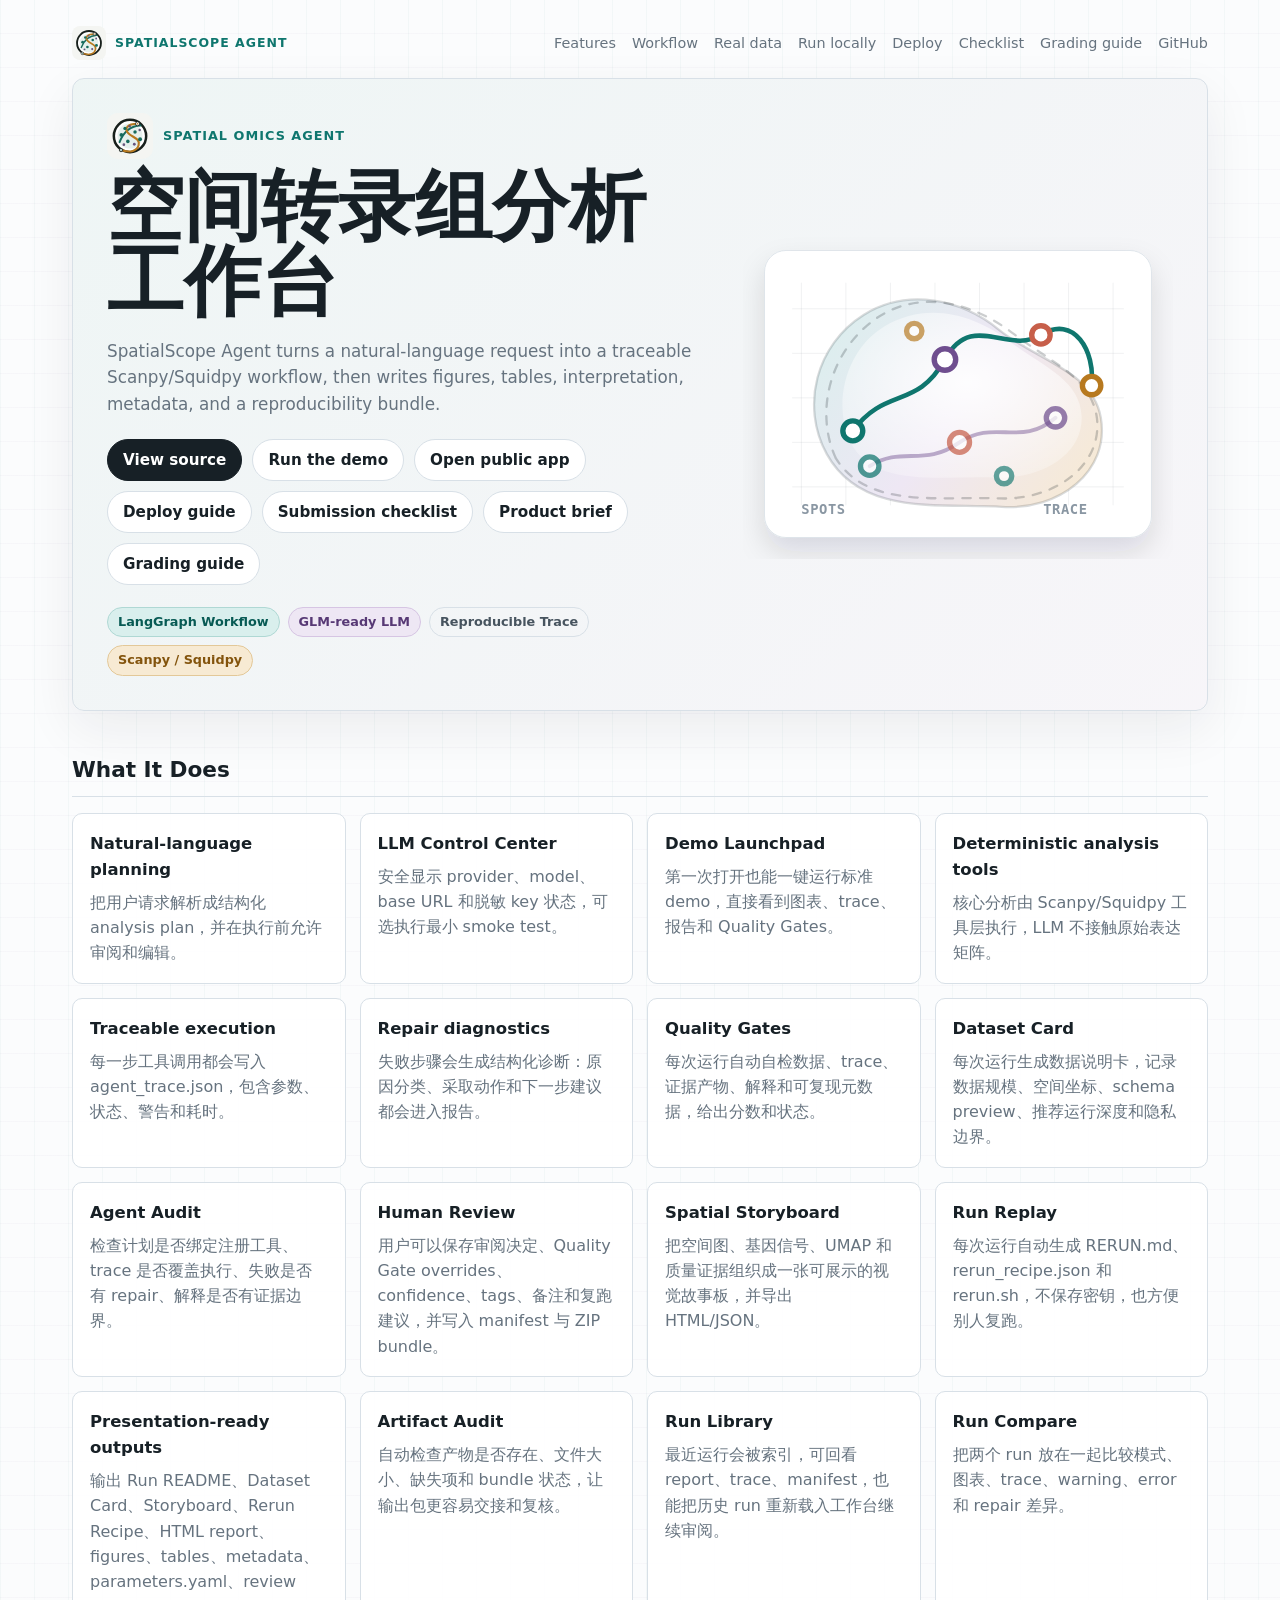
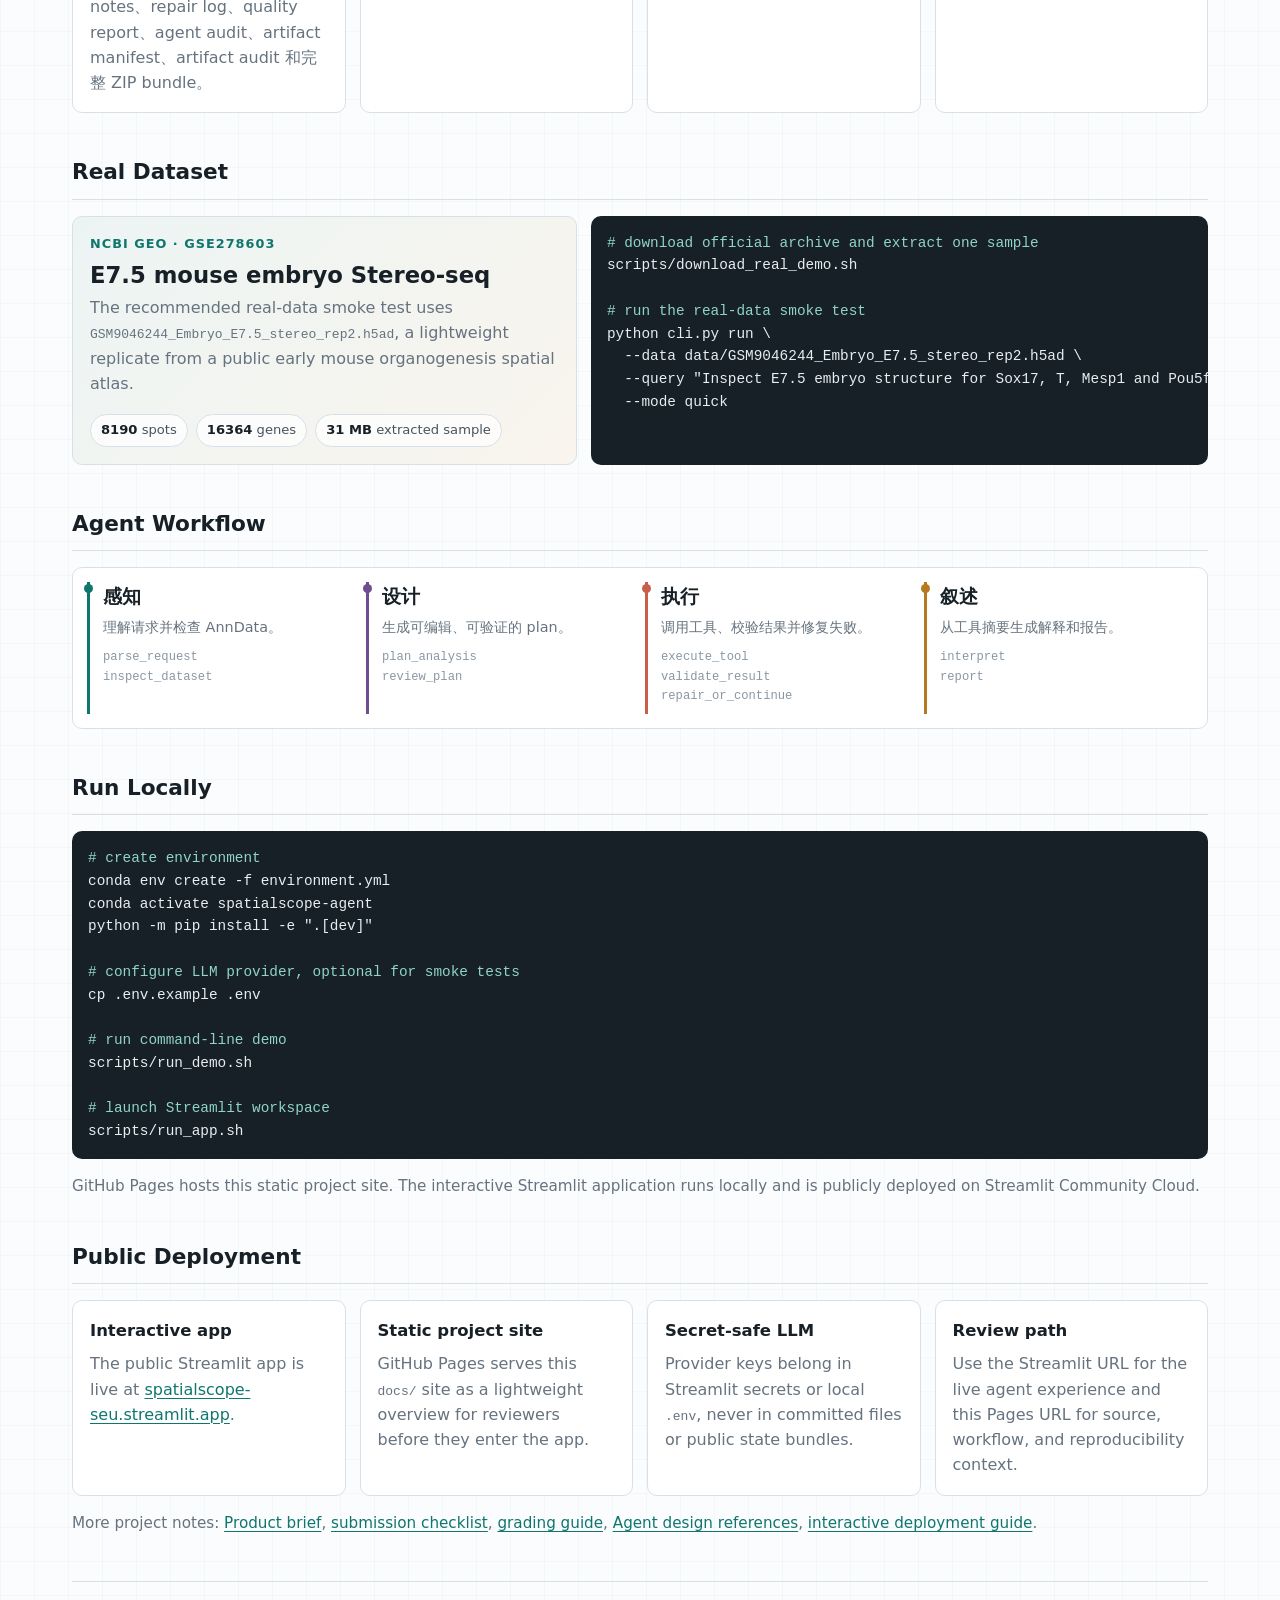
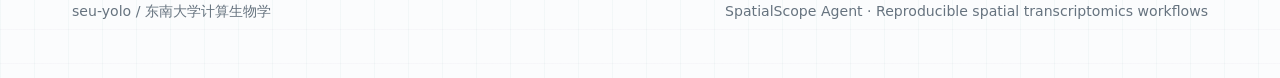
<file: index.html>
<!doctype html>
<html lang="zh-CN">
<head>
  <meta charset="utf-8">
  <meta name="viewport" content="width=device-width, initial-scale=1">
  <title>SpatialScope Agent</title>
  <meta name="description" content="A LangGraph-orchestrated spatial transcriptomics analysis agent with reproducible reports and traceable workflows.">
  <link rel="icon" href="assets/spatialscope-logo.svg" type="image/svg+xml">
  <link rel="stylesheet" href="assets/site.css">
</head>
<body>
  <main class="shell">
    <nav class="nav" aria-label="Primary navigation">
      <div class="brand"><img src="assets/spatialscope-logo.svg" alt="">SpatialScope Agent</div>
      <div class="nav-links">
        <a href="#features">Features</a>
        <a href="#workflow">Workflow</a>
        <a href="#data">Real data</a>
        <a href="#run">Run locally</a>
        <a href="#deploy">Deploy</a>
        <a href="https://github.com/seu-yolo/spatialscope-agent/blob/main/docs/SUBMISSION_CHECKLIST.md">Checklist</a>
        <a href="GRADING_GUIDE.md">Grading guide</a>
        <a href="https://github.com/seu-yolo/spatialscope-agent">GitHub</a>
      </div>
    </nav>

    <section class="hero">
      <div>
        <div class="hero-mark"><img src="assets/spatialscope-logo.svg" alt="">Spatial Omics Agent</div>
        <h1>空间转录组分析工作台</h1>
        <p class="lead">
          SpatialScope Agent turns a natural-language request into a traceable Scanpy/Squidpy workflow,
          then writes figures, tables, interpretation, metadata, and a reproducibility bundle.
        </p>
        <div class="actions">
          <a class="button" href="https://github.com/seu-yolo/spatialscope-agent">View source</a>
          <a class="button secondary" href="#run">Run the demo</a>
          <a class="button secondary" href="https://spatialscope-seu.streamlit.app/">Open public app</a>
          <a class="button secondary" href="https://github.com/seu-yolo/spatialscope-agent/blob/main/DEPLOYMENT.md">Deploy guide</a>
          <a class="button secondary" href="https://github.com/seu-yolo/spatialscope-agent/blob/main/docs/SUBMISSION_CHECKLIST.md">Submission checklist</a>
          <a class="button secondary" href="PRODUCT_BRIEF.md">Product brief</a>
          <a class="button secondary" href="GRADING_GUIDE.md">Grading guide</a>
        </div>
        <div class="tag-wall" aria-label="Project tags">
          <span class="tag teal">LangGraph Workflow</span>
          <span class="tag plum">GLM-ready LLM</span>
          <span class="tag">Reproducible Trace</span>
          <span class="tag amber">Scanpy / Squidpy</span>
        </div>
      </div>
      <img class="atlas" src="assets/spatialscope-atlas.svg" alt="Spatial transcriptomics atlas illustration">
    </section>

    <section class="section" id="features">
      <div class="section-title">What It Does</div>
      <div class="grid">
        <article class="card">
          <h3>Natural-language planning</h3>
          <p>把用户请求解析成结构化 analysis plan，并在执行前允许审阅和编辑。</p>
        </article>
        <article class="card">
          <h3>LLM Control Center</h3>
          <p>安全显示 provider、model、base URL 和脱敏 key 状态，可选执行最小 smoke test。</p>
        </article>
        <article class="card">
          <h3>Demo Launchpad</h3>
          <p>第一次打开也能一键运行标准 demo，直接看到图表、trace、报告和 Quality Gates。</p>
        </article>
        <article class="card">
          <h3>Deterministic analysis tools</h3>
          <p>核心分析由 Scanpy/Squidpy 工具层执行，LLM 不接触原始表达矩阵。</p>
        </article>
        <article class="card">
          <h3>Traceable execution</h3>
          <p>每一步工具调用都会写入 agent_trace.json，包含参数、状态、警告和耗时。</p>
        </article>
        <article class="card">
          <h3>Repair diagnostics</h3>
          <p>失败步骤会生成结构化诊断：原因分类、采取动作和下一步建议都会进入报告。</p>
        </article>
        <article class="card">
          <h3>Quality Gates</h3>
          <p>每次运行自动自检数据、trace、证据产物、解释和可复现元数据，给出分数和状态。</p>
        </article>
        <article class="card">
          <h3>Dataset Card</h3>
          <p>每次运行生成数据说明卡，记录数据规模、空间坐标、schema preview、推荐运行深度和隐私边界。</p>
        </article>
        <article class="card">
          <h3>Agent Audit</h3>
          <p>检查计划是否绑定注册工具、trace 是否覆盖执行、失败是否有 repair、解释是否有证据边界。</p>
        </article>
        <article class="card">
          <h3>Human Review</h3>
          <p>用户可以保存审阅决定、Quality Gate overrides、confidence、tags、备注和复跑建议，并写入 manifest 与 ZIP bundle。</p>
        </article>
        <article class="card">
          <h3>Spatial Storyboard</h3>
          <p>把空间图、基因信号、UMAP 和质量证据组织成一张可展示的视觉故事板，并导出 HTML/JSON。</p>
        </article>
        <article class="card">
          <h3>Run Replay</h3>
          <p>每次运行自动生成 RERUN.md、rerun_recipe.json 和 rerun.sh，不保存密钥，也方便别人复跑。</p>
        </article>
        <article class="card">
          <h3>Presentation-ready outputs</h3>
          <p>输出 Run README、Dataset Card、Storyboard、Rerun Recipe、HTML report、figures、tables、metadata、parameters.yaml、review notes、repair log、quality report、agent audit、artifact manifest、artifact audit 和完整 ZIP bundle。</p>
        </article>
        <article class="card">
          <h3>Artifact Audit</h3>
          <p>自动检查产物是否存在、文件大小、缺失项和 bundle 状态，让输出包更容易交接和复核。</p>
        </article>
        <article class="card">
          <h3>Run Library</h3>
          <p>最近运行会被索引，可回看 report、trace、manifest，也能把历史 run 重新载入工作台继续审阅。</p>
        </article>
        <article class="card">
          <h3>Run Compare</h3>
          <p>把两个 run 放在一起比较模式、图表、trace、warning、error 和 repair 差异。</p>
        </article>
      </div>
    </section>

    <section class="section" id="data">
      <div class="section-title">Real Dataset</div>
      <div class="split">
        <article class="card accent-card">
          <div class="kicker">NCBI GEO · GSE278603</div>
          <h3>E7.5 mouse embryo Stereo-seq</h3>
          <p>
            The recommended real-data smoke test uses
            <code>GSM9046244_Embryo_E7.5_stereo_rep2.h5ad</code>, a lightweight
            replicate from a public early mouse organogenesis spatial atlas.
          </p>
          <div class="mini-metrics">
            <span><strong>8190</strong> spots</span>
            <span><strong>16364</strong> genes</span>
            <span><strong>31 MB</strong> extracted sample</span>
          </div>
        </article>
        <pre class="commands compact"><span># download official archive and extract one sample</span>
scripts/download_real_demo.sh

<span># run the real-data smoke test</span>
python cli.py run \
  --data data/GSM9046244_Embryo_E7.5_stereo_rep2.h5ad \
  --query "Inspect E7.5 embryo structure for Sox17, T, Mesp1 and Pou5f1." \
  --mode quick</pre>
      </div>
    </section>

    <section class="section" id="workflow">
      <div class="section-title">Agent Workflow</div>
      <div class="workflow">
        <article class="phase sense">
          <h3>感知</h3>
          <p>理解请求并检查 AnnData。</p>
          <code>parse_request</code>
          <code>inspect_dataset</code>
        </article>
        <article class="phase design">
          <h3>设计</h3>
          <p>生成可编辑、可验证的 plan。</p>
          <code>plan_analysis</code>
          <code>review_plan</code>
        </article>
        <article class="phase act">
          <h3>执行</h3>
          <p>调用工具、校验结果并修复失败。</p>
          <code>execute_tool</code>
          <code>validate_result</code>
          <code>repair_or_continue</code>
        </article>
        <article class="phase tell">
          <h3>叙述</h3>
          <p>从工具摘要生成解释和报告。</p>
          <code>interpret</code>
          <code>report</code>
        </article>
      </div>
    </section>

    <section class="section" id="run">
      <div class="section-title">Run Locally</div>
      <pre class="commands"><span># create environment</span>
conda env create -f environment.yml
conda activate spatialscope-agent
python -m pip install -e ".[dev]"

<span># configure LLM provider, optional for smoke tests</span>
cp .env.example .env

<span># run command-line demo</span>
scripts/run_demo.sh

<span># launch Streamlit workspace</span>
scripts/run_app.sh</pre>
      <p class="note">
        GitHub Pages hosts this static project site. The interactive Streamlit application runs locally
        and is publicly deployed on Streamlit Community Cloud.
      </p>
    </section>

    <section class="section" id="deploy">
      <div class="section-title">Public Deployment</div>
      <div class="grid">
        <article class="card">
          <h3>Interactive app</h3>
          <p>The public Streamlit app is live at <a href="https://spatialscope-seu.streamlit.app/">spatialscope-seu.streamlit.app</a>.</p>
        </article>
        <article class="card">
          <h3>Static project site</h3>
          <p>GitHub Pages serves this <code>docs/</code> site as a lightweight overview for reviewers before they enter the app.</p>
        </article>
        <article class="card">
          <h3>Secret-safe LLM</h3>
          <p>Provider keys belong in Streamlit secrets or local <code>.env</code>, never in committed files or public state bundles.</p>
        </article>
        <article class="card">
          <h3>Review path</h3>
          <p>Use the Streamlit URL for the live agent experience and this Pages URL for source, workflow, and reproducibility context.</p>
        </article>
      </div>
      <p class="note">
        More project notes:
        <a href="PRODUCT_BRIEF.md">Product brief</a>,
        <a href="https://github.com/seu-yolo/spatialscope-agent/blob/main/docs/SUBMISSION_CHECKLIST.md">submission checklist</a>,
        <a href="GRADING_GUIDE.md">grading guide</a>,
        <a href="AGENT_DESIGN_REFERENCES.md">Agent design references</a>,
        <a href="https://github.com/seu-yolo/spatialscope-agent/blob/main/DEPLOYMENT.md">interactive deployment guide</a>.
      </p>
    </section>

    <footer class="footer">
      <span>seu-yolo / 东南大学计算生物学</span>
      <span>SpatialScope Agent · Reproducible spatial transcriptomics workflows</span>
    </footer>
  </main>
</body>
</html>
</file>
<file: assets/site.css>
:root {
  --ink: #172026;
  --muted: #66737f;
  --soft: #8a97a3;
  --line: #d8e0e7;
  --surface: #f7f9fb;
  --teal: #0f766e;
  --teal-soft: #d9efed;
  --plum: #6f4e8f;
  --plum-soft: #eee7f4;
  --amber: #b7791f;
  --amber-soft: #f7ead3;
  --coral: #c75f4a;
}

* {
  box-sizing: border-box;
}

body {
  margin: 0;
  color: var(--ink);
  background:
    linear-gradient(90deg, rgba(15, 118, 110, 0.035) 1px, transparent 1px),
    linear-gradient(0deg, rgba(111, 78, 143, 0.03) 1px, transparent 1px),
    #fbfcfd;
  background-size: 34px 34px;
  font-family: "PingFang SC", "Noto Sans CJK SC", "Microsoft YaHei", Inter, ui-sans-serif, system-ui, -apple-system, BlinkMacSystemFont, "Segoe UI", sans-serif;
  line-height: 1.58;
}

a {
  color: var(--teal);
  text-decoration-thickness: 1px;
  text-underline-offset: 3px;
}

.shell {
  margin: 0 auto;
  max-width: 1180px;
  padding: 26px 22px 56px;
}

.nav {
  align-items: center;
  display: flex;
  gap: 14px;
  justify-content: space-between;
  margin-bottom: 18px;
}

.brand {
  align-items: center;
  color: var(--teal);
  display: flex;
  font-size: 0.78rem;
  font-weight: 800;
  gap: 9px;
  letter-spacing: 0.08em;
  text-transform: uppercase;
}

.brand img {
  height: 34px;
  width: 34px;
}

.nav-links {
  display: flex;
  flex-wrap: wrap;
  gap: 10px 16px;
  justify-content: flex-end;
}

.nav-links a {
  color: var(--muted);
  font-size: 0.9rem;
  text-decoration: none;
}

.hero {
  align-items: center;
  background:
    linear-gradient(135deg, rgba(15, 118, 110, 0.07), rgba(111, 78, 143, 0.055)),
    rgba(255, 255, 255, 0.97);
  border: 1px solid var(--line);
  border-radius: 12px;
  box-shadow: 0 18px 52px rgba(23, 32, 38, 0.07);
  display: grid;
  gap: 32px;
  grid-template-columns: minmax(0, 1fr) minmax(280px, 430px);
  padding: 34px;
}

.kicker {
  color: var(--teal);
  font-size: 0.8rem;
  font-weight: 800;
  letter-spacing: 0.08em;
  margin-bottom: 8px;
  text-transform: uppercase;
}

.hero-mark {
  align-items: center;
  color: var(--teal);
  display: flex;
  font-size: 0.8rem;
  font-weight: 800;
  gap: 10px;
  letter-spacing: 0.08em;
  margin-bottom: 10px;
  text-transform: uppercase;
}

.hero-mark img {
  height: 46px;
  width: 46px;
}

h1 {
  font-size: clamp(2.45rem, 6vw, 5.3rem);
  letter-spacing: 0;
  line-height: 0.98;
  margin: 0;
}

.lead {
  color: var(--muted);
  font-size: 1.05rem;
  margin: 18px 0 0;
  max-width: 760px;
}

.actions {
  display: flex;
  flex-wrap: wrap;
  gap: 10px;
  margin-top: 22px;
}

.button {
  align-items: center;
  background: var(--ink);
  border: 1px solid var(--ink);
  border-radius: 999px;
  color: #fff;
  display: inline-flex;
  font-size: 0.95rem;
  font-weight: 740;
  min-height: 40px;
  padding: 8px 15px;
  text-decoration: none;
}

.button.secondary {
  background: #fff;
  border-color: var(--line);
  color: var(--ink);
}

.tag-wall {
  display: flex;
  flex-wrap: wrap;
  gap: 8px;
  margin-top: 22px;
}

.tag {
  border: 1px solid var(--line);
  border-radius: 999px;
  color: #47545f;
  display: inline-block;
  font-size: 0.8rem;
  font-weight: 700;
  padding: 4px 10px;
}

.tag.teal { background: var(--teal-soft); border-color: #afd8d4; color: #075a54; }
.tag.plum { background: var(--plum-soft); border-color: #d6c5e3; color: #573975; }
.tag.amber { background: var(--amber-soft); border-color: #e3c898; color: #83540d; }

.atlas {
  width: 100%;
}

.section {
  margin-top: 42px;
}

.section-title {
  border-bottom: 1px solid var(--line);
  font-size: 1.35rem;
  font-weight: 800;
  margin-bottom: 16px;
  padding-bottom: 9px;
}

.grid {
  display: grid;
  gap: 14px;
  grid-template-columns: repeat(auto-fit, minmax(240px, 1fr));
}

.card {
  background: rgba(255, 255, 255, 0.94);
  border: 1px solid var(--line);
  border-radius: 10px;
  padding: 17px;
}

.card h3 {
  font-size: 1.03rem;
  margin: 0 0 7px;
}

.card p {
  color: var(--muted);
  margin: 0;
}

.split {
  align-items: stretch;
  display: grid;
  gap: 14px;
  grid-template-columns: minmax(260px, 0.9fr) minmax(320px, 1.1fr);
}

.accent-card {
  background:
    linear-gradient(135deg, rgba(15, 118, 110, 0.08), rgba(183, 121, 31, 0.08)),
    rgba(255, 255, 255, 0.96);
}

.accent-card h3 {
  font-size: 1.42rem;
  line-height: 1.15;
}

.mini-metrics {
  display: flex;
  flex-wrap: wrap;
  gap: 8px;
  margin-top: 18px;
}

.mini-metrics span {
  background: rgba(255, 255, 255, 0.72);
  border: 1px solid var(--line);
  border-radius: 999px;
  color: #47545f;
  font-size: 0.82rem;
  padding: 5px 10px;
}

.mini-metrics strong {
  color: var(--ink);
}

.workflow {
  background: rgba(255, 255, 255, 0.94);
  border: 1px solid var(--line);
  border-radius: 10px;
  display: grid;
  gap: 10px;
  grid-template-columns: repeat(auto-fit, minmax(190px, 1fr));
  padding: 14px;
}

.phase {
  border-left: 3px solid var(--phase, var(--teal));
  min-height: 132px;
  padding-left: 13px;
  position: relative;
}

.phase::before {
  background: var(--phase, var(--teal));
  border-radius: 999px;
  content: "";
  height: 9px;
  left: -6px;
  position: absolute;
  top: 2px;
  width: 9px;
}

.phase h3 {
  margin: 0 0 4px;
}

.phase p {
  color: var(--muted);
  font-size: 0.9rem;
  margin: 0 0 10px;
}

.phase code {
  color: var(--soft);
  display: block;
  font-size: 0.76rem;
  line-height: 1.6;
}

.phase.sense { --phase: var(--teal); }
.phase.design { --phase: var(--plum); }
.phase.act { --phase: var(--coral); }
.phase.tell { --phase: var(--amber); }

.commands {
  background: #172026;
  border-radius: 10px;
  color: #e6edf3;
  font-family: ui-monospace, SFMono-Regular, Menlo, Monaco, Consolas, monospace;
  font-size: 0.9rem;
  overflow-x: auto;
  padding: 16px;
}

.commands.compact {
  margin: 0;
  min-height: 100%;
}

.commands span {
  color: #8fd3cb;
}

.note {
  color: var(--muted);
  font-size: 0.95rem;
}

.footer {
  border-top: 1px solid var(--line);
  color: var(--muted);
  display: flex;
  flex-wrap: wrap;
  font-size: 0.88rem;
  gap: 10px 18px;
  justify-content: space-between;
  margin-top: 46px;
  padding-top: 18px;
}

@media (max-width: 760px) {
  .shell {
    padding: 18px 16px 44px;
  }

  .hero {
    grid-template-columns: 1fr;
    padding: 22px;
  }

  .split {
    grid-template-columns: 1fr;
  }

  .nav {
    align-items: flex-start;
    flex-direction: column;
  }
}
</file>
